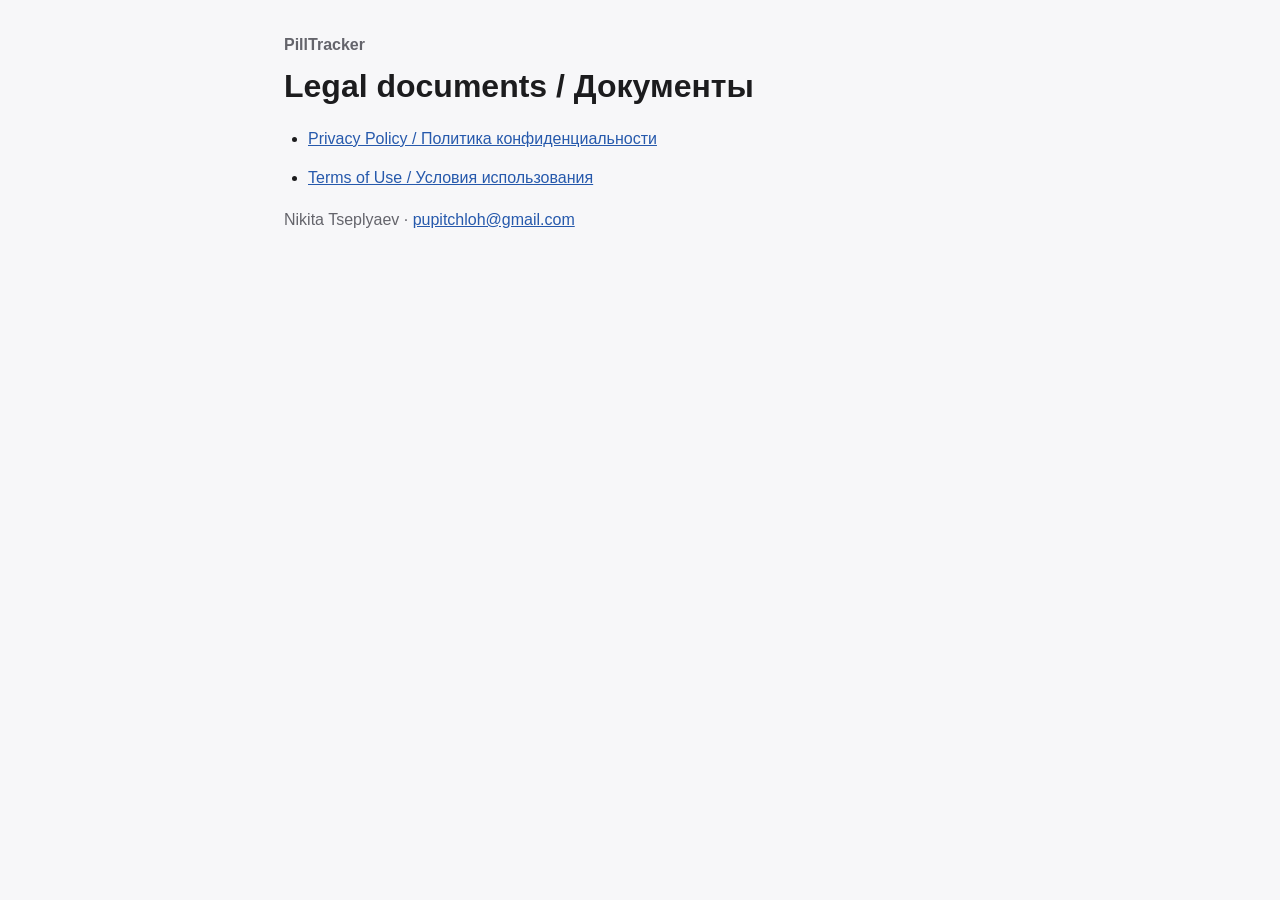
<file: index.html>
<!doctype html>
<html lang="en">
<head>
  <meta charset="utf-8">
  <meta name="viewport" content="width=device-width, initial-scale=1">
  <title>PillTracker · Legal</title>
  <link rel="stylesheet" href="style.css">
</head>
<body>
  <main>
    <header>
      <p class="eyebrow">PillTracker</p>
      <h1>Legal documents / Документы</h1>
    </header>
    <ul class="document-list">
      <li><a href="privacy.html">Privacy Policy / Политика конфиденциальности</a></li>
      <li><a href="terms.html">Terms of Use / Условия использования</a></li>
    </ul>
    <p class="muted">Nikita Tseplyaev · <a href="mailto:pupitchloh@gmail.com">pupitchloh@gmail.com</a></p>
  </main>
</body>
</html>
</file>
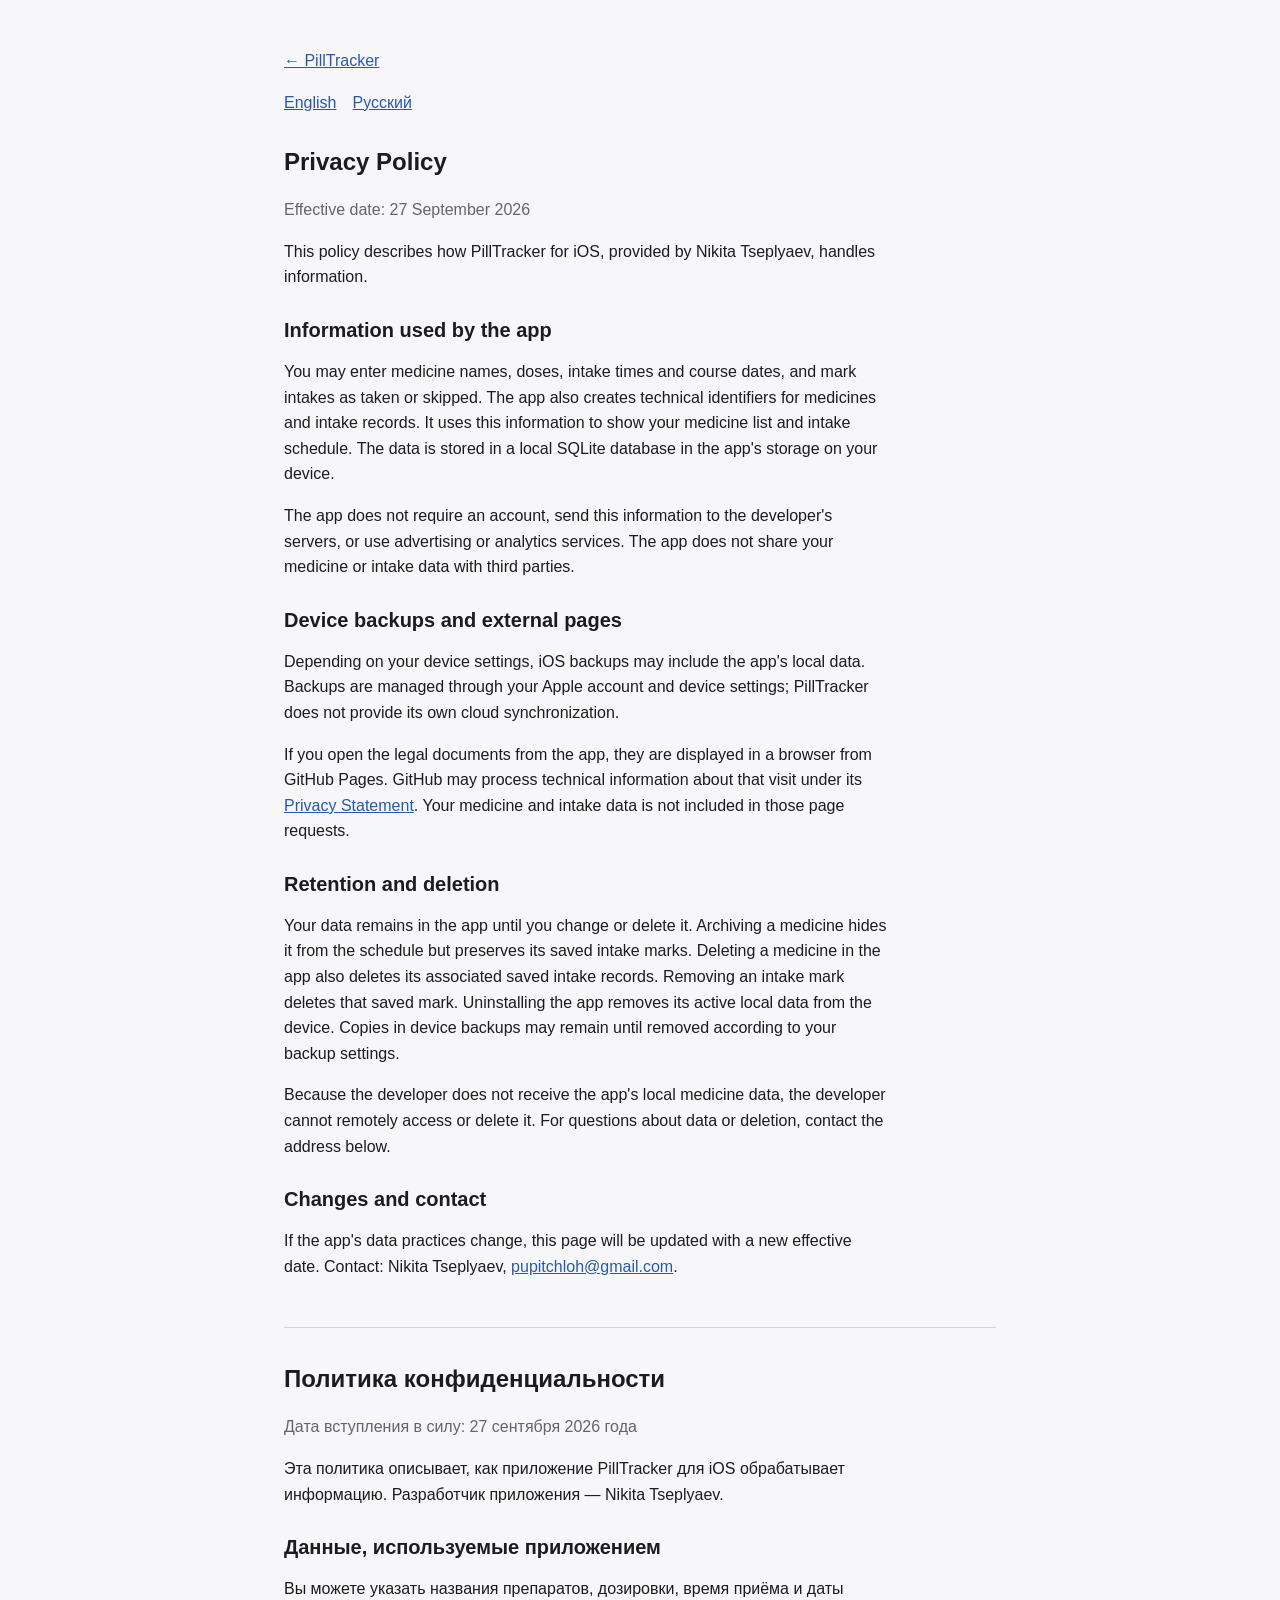
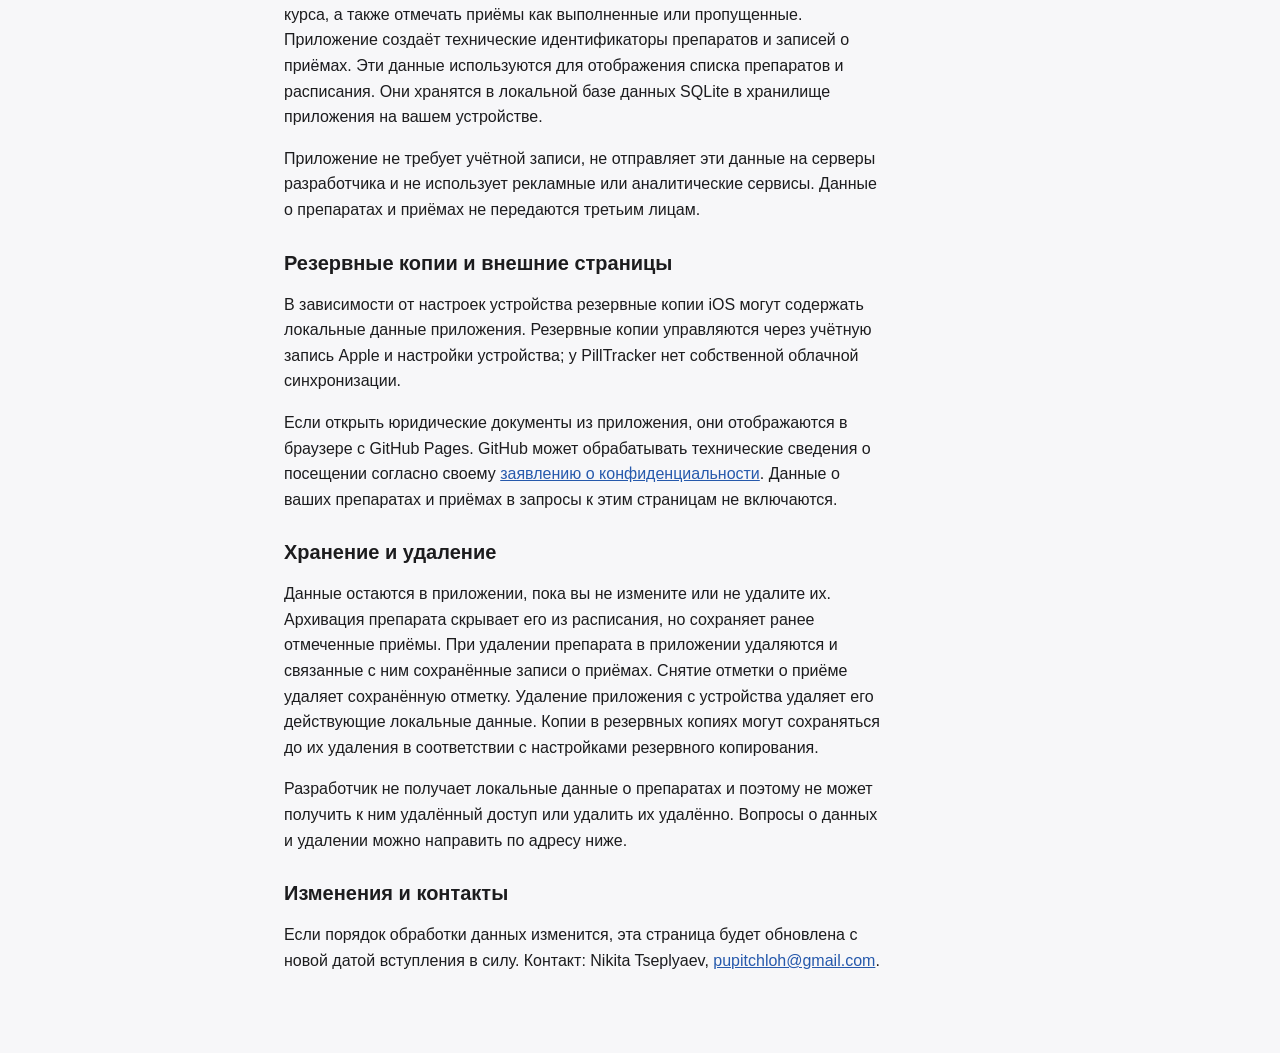
<file: privacy.html>
<!doctype html>
<html lang="en">
<head>
  <meta charset="utf-8">
  <meta name="viewport" content="width=device-width, initial-scale=1">
  <title>PillTracker · Privacy Policy</title>
  <link rel="stylesheet" href="style.css">
</head>
<body>
  <main>
    <p><a href="index.html">← PillTracker</a></p>
    <nav class="language-links" aria-label="Languages">
      <a href="#english">English</a>
      <a href="#russian">Русский</a>
    </nav>

    <article id="english" lang="en">
      <h1>Privacy Policy</h1>
      <p class="muted">Effective date: 27 September 2026</p>
      <p>This policy describes how PillTracker for iOS, provided by Nikita Tseplyaev, handles information.</p>

      <h2>Information used by the app</h2>
      <p>You may enter medicine names, doses, intake times and course dates, and mark intakes as taken or skipped. The app also creates technical identifiers for medicines and intake records. It uses this information to show your medicine list and intake schedule. The data is stored in a local SQLite database in the app's storage on your device.</p>
      <p>The app does not require an account, send this information to the developer's servers, or use advertising or analytics services. The app does not share your medicine or intake data with third parties.</p>

      <h2>Device backups and external pages</h2>
      <p>Depending on your device settings, iOS backups may include the app's local data. Backups are managed through your Apple account and device settings; PillTracker does not provide its own cloud synchronization.</p>
      <p>If you open the legal documents from the app, they are displayed in a browser from GitHub Pages. GitHub may process technical information about that visit under its <a href="https://docs.github.com/en/site-policy/privacy-policies/github-general-privacy-statement">Privacy Statement</a>. Your medicine and intake data is not included in those page requests.</p>

      <h2>Retention and deletion</h2>
      <p>Your data remains in the app until you change or delete it. Archiving a medicine hides it from the schedule but preserves its saved intake marks. Deleting a medicine in the app also deletes its associated saved intake records. Removing an intake mark deletes that saved mark. Uninstalling the app removes its active local data from the device. Copies in device backups may remain until removed according to your backup settings.</p>
      <p>Because the developer does not receive the app's local medicine data, the developer cannot remotely access or delete it. For questions about data or deletion, contact the address below.</p>

      <h2>Changes and contact</h2>
      <p>If the app's data practices change, this page will be updated with a new effective date. Contact: Nikita Tseplyaev, <a href="mailto:pupitchloh@gmail.com">pupitchloh@gmail.com</a>.</p>
    </article>

    <article id="russian" lang="ru">
      <h1>Политика конфиденциальности</h1>
      <p class="muted">Дата вступления в силу: 27 сентября 2026 года</p>
      <p>Эта политика описывает, как приложение PillTracker для iOS обрабатывает информацию. Разработчик приложения — Nikita Tseplyaev.</p>

      <h2>Данные, используемые приложением</h2>
      <p>Вы можете указать названия препаратов, дозировки, время приёма и даты курса, а также отмечать приёмы как выполненные или пропущенные. Приложение создаёт технические идентификаторы препаратов и записей о приёмах. Эти данные используются для отображения списка препаратов и расписания. Они хранятся в локальной базе данных SQLite в хранилище приложения на вашем устройстве.</p>
      <p>Приложение не требует учётной записи, не отправляет эти данные на серверы разработчика и не использует рекламные или аналитические сервисы. Данные о препаратах и приёмах не передаются третьим лицам.</p>

      <h2>Резервные копии и внешние страницы</h2>
      <p>В зависимости от настроек устройства резервные копии iOS могут содержать локальные данные приложения. Резервные копии управляются через учётную запись Apple и настройки устройства; у PillTracker нет собственной облачной синхронизации.</p>
      <p>Если открыть юридические документы из приложения, они отображаются в браузере с GitHub Pages. GitHub может обрабатывать технические сведения о посещении согласно своему <a href="https://docs.github.com/en/site-policy/privacy-policies/github-general-privacy-statement">заявлению о конфиденциальности</a>. Данные о ваших препаратах и приёмах в запросы к этим страницам не включаются.</p>

      <h2>Хранение и удаление</h2>
      <p>Данные остаются в приложении, пока вы не измените или не удалите их. Архивация препарата скрывает его из расписания, но сохраняет ранее отмеченные приёмы. При удалении препарата в приложении удаляются и связанные с ним сохранённые записи о приёмах. Снятие отметки о приёме удаляет сохранённую отметку. Удаление приложения с устройства удаляет его действующие локальные данные. Копии в резервных копиях могут сохраняться до их удаления в соответствии с настройками резервного копирования.</p>
      <p>Разработчик не получает локальные данные о препаратах и поэтому не может получить к ним удалённый доступ или удалить их удалённо. Вопросы о данных и удалении можно направить по адресу ниже.</p>

      <h2>Изменения и контакты</h2>
      <p>Если порядок обработки данных изменится, эта страница будет обновлена с новой датой вступления в силу. Контакт: Nikita Tseplyaev, <a href="mailto:pupitchloh@gmail.com">pupitchloh@gmail.com</a>.</p>
    </article>
  </main>
</body>
</html>
</file>
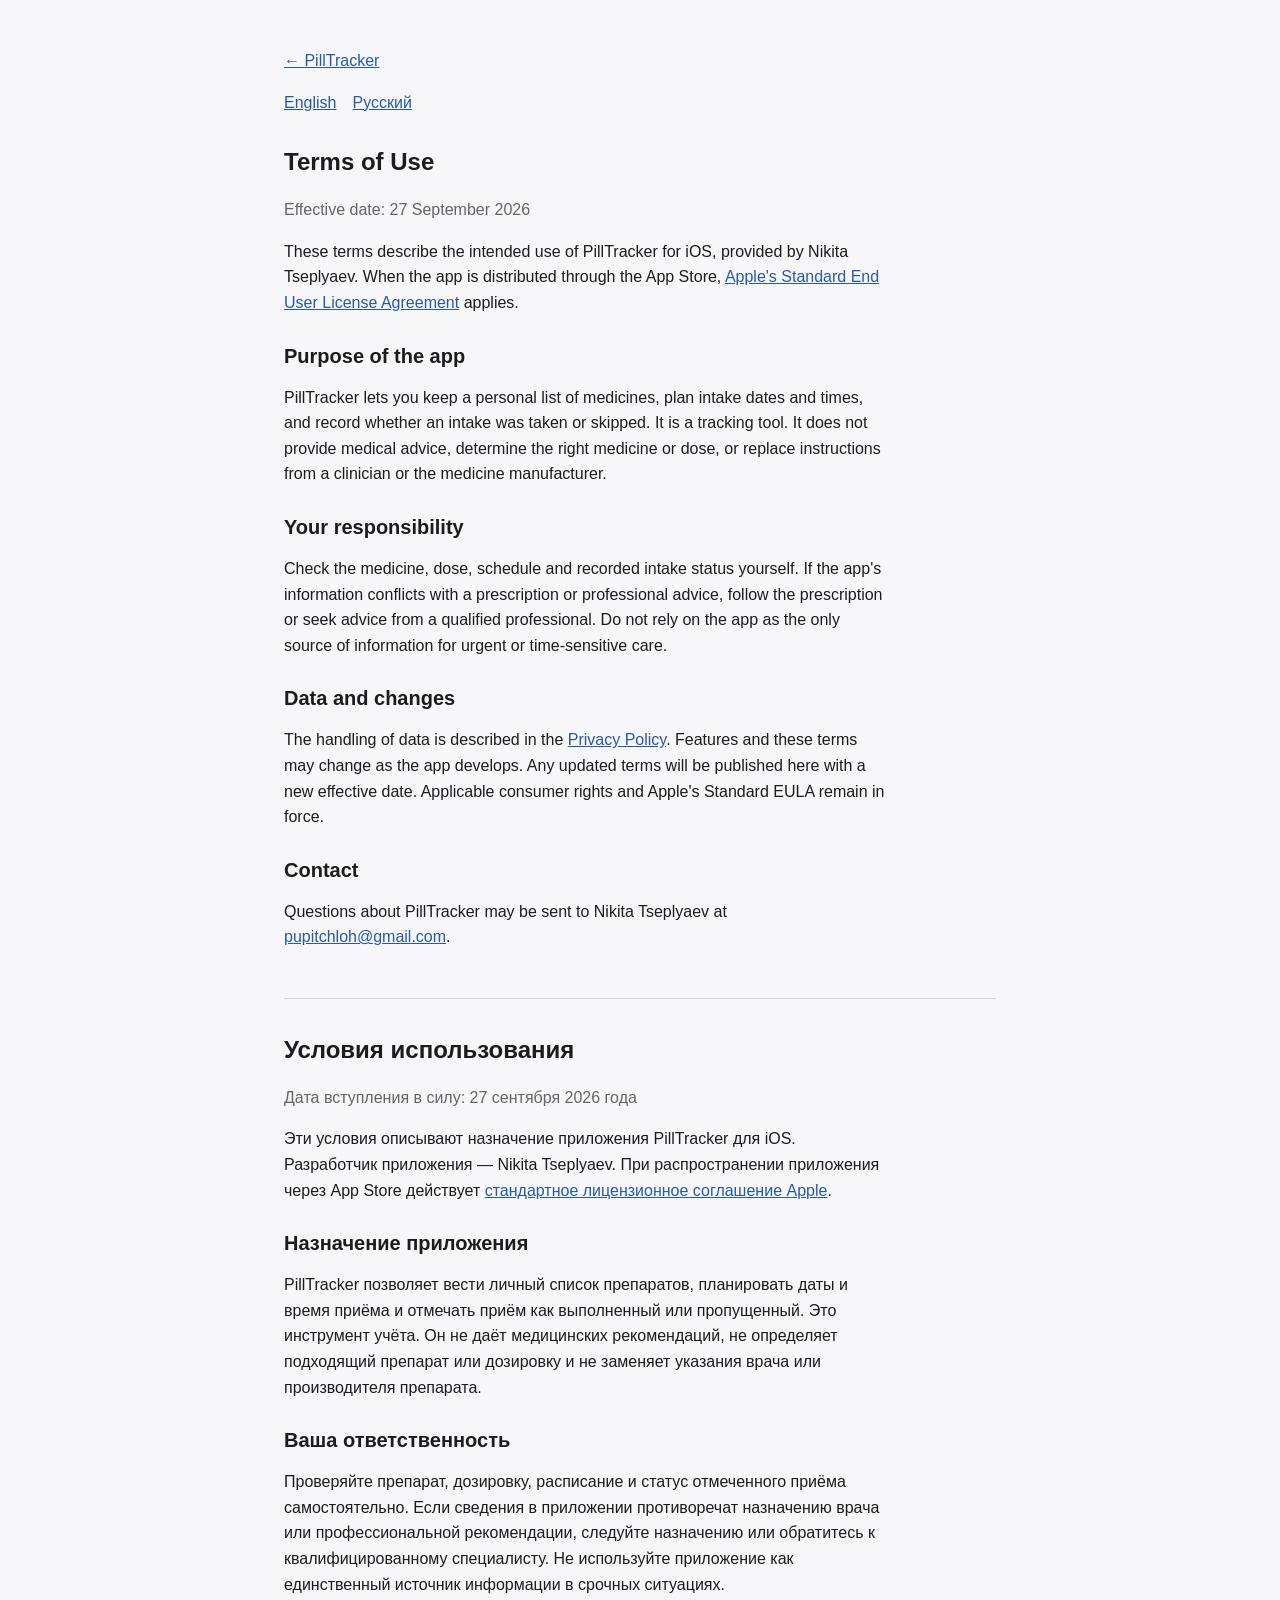
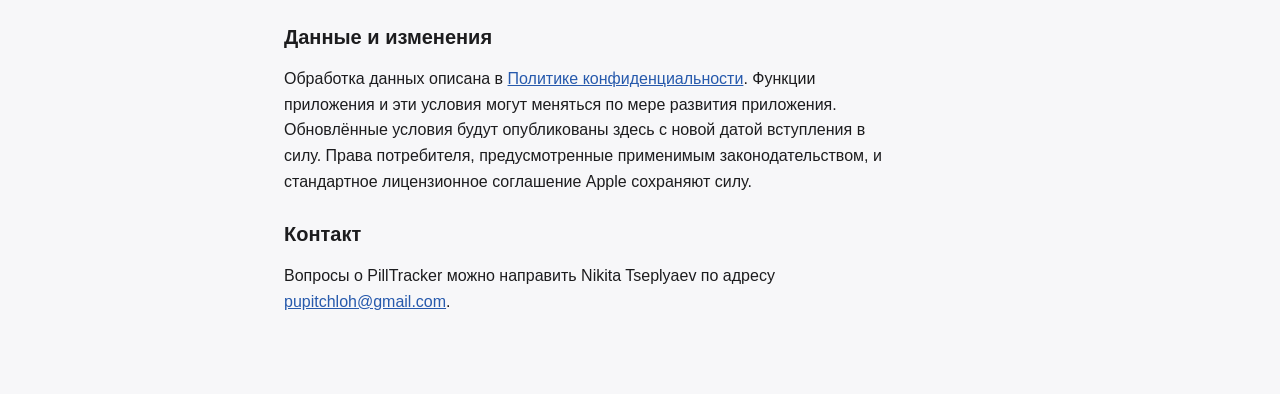
<file: terms.html>
<!doctype html>
<html lang="en">
<head>
  <meta charset="utf-8">
  <meta name="viewport" content="width=device-width, initial-scale=1">
  <title>PillTracker · Terms of Use</title>
  <link rel="stylesheet" href="style.css">
</head>
<body>
  <main>
    <p><a href="index.html">← PillTracker</a></p>
    <nav class="language-links" aria-label="Languages">
      <a href="#english">English</a>
      <a href="#russian">Русский</a>
    </nav>

    <article id="english" lang="en">
      <h1>Terms of Use</h1>
      <p class="muted">Effective date: 27 September 2026</p>
      <p>These terms describe the intended use of PillTracker for iOS, provided by Nikita Tseplyaev. When the app is distributed through the App Store, <a href="https://www.apple.com/legal/internet-services/itunes/dev/stdeula/">Apple's Standard End User License Agreement</a> applies.</p>

      <h2>Purpose of the app</h2>
      <p>PillTracker lets you keep a personal list of medicines, plan intake dates and times, and record whether an intake was taken or skipped. It is a tracking tool. It does not provide medical advice, determine the right medicine or dose, or replace instructions from a clinician or the medicine manufacturer.</p>

      <h2>Your responsibility</h2>
      <p>Check the medicine, dose, schedule and recorded intake status yourself. If the app's information conflicts with a prescription or professional advice, follow the prescription or seek advice from a qualified professional. Do not rely on the app as the only source of information for urgent or time-sensitive care.</p>

      <h2>Data and changes</h2>
      <p>The handling of data is described in the <a href="privacy.html">Privacy Policy</a>. Features and these terms may change as the app develops. Any updated terms will be published here with a new effective date. Applicable consumer rights and Apple's Standard EULA remain in force.</p>

      <h2>Contact</h2>
      <p>Questions about PillTracker may be sent to Nikita Tseplyaev at <a href="mailto:pupitchloh@gmail.com">pupitchloh@gmail.com</a>.</p>
    </article>

    <article id="russian" lang="ru">
      <h1>Условия использования</h1>
      <p class="muted">Дата вступления в силу: 27 сентября 2026 года</p>
      <p>Эти условия описывают назначение приложения PillTracker для iOS. Разработчик приложения — Nikita Tseplyaev. При распространении приложения через App Store действует <a href="https://www.apple.com/legal/internet-services/itunes/dev/stdeula/">стандартное лицензионное соглашение Apple</a>.</p>

      <h2>Назначение приложения</h2>
      <p>PillTracker позволяет вести личный список препаратов, планировать даты и время приёма и отмечать приём как выполненный или пропущенный. Это инструмент учёта. Он не даёт медицинских рекомендаций, не определяет подходящий препарат или дозировку и не заменяет указания врача или производителя препарата.</p>

      <h2>Ваша ответственность</h2>
      <p>Проверяйте препарат, дозировку, расписание и статус отмеченного приёма самостоятельно. Если сведения в приложении противоречат назначению врача или профессиональной рекомендации, следуйте назначению или обратитесь к квалифицированному специалисту. Не используйте приложение как единственный источник информации в срочных ситуациях.</p>

      <h2>Данные и изменения</h2>
      <p>Обработка данных описана в <a href="privacy.html">Политике конфиденциальности</a>. Функции приложения и эти условия могут меняться по мере развития приложения. Обновлённые условия будут опубликованы здесь с новой датой вступления в силу. Права потребителя, предусмотренные применимым законодательством, и стандартное лицензионное соглашение Apple сохраняют силу.</p>

      <h2>Контакт</h2>
      <p>Вопросы о PillTracker можно направить Nikita Tseplyaev по адресу <a href="mailto:pupitchloh@gmail.com">pupitchloh@gmail.com</a>.</p>
    </article>
  </main>
</body>
</html>
</file>
<file: style.css>
:root {
  color-scheme: light dark;
  font: 16px/1.6 -apple-system, BlinkMacSystemFont, "Segoe UI", sans-serif;
}

body {
  margin: 0;
  background: #f7f7f9;
  color: #1c1c1e;
}

main {
  box-sizing: border-box;
  max-width: 760px;
  margin: 0 auto;
  padding: 32px 24px 64px;
}

h1, h2 {
  line-height: 1.25;
}

h1 {
  margin: 8px 0 20px;
}

h2 {
  margin: 28px 0 8px;
  font-size: 1.25rem;
}

p, li {
  max-width: 68ch;
}

a {
  color: #2659ac;
}

a:focus-visible {
  outline: 2px solid currentColor;
  outline-offset: 3px;
}

.eyebrow, .muted {
  color: #64646b;
}

.eyebrow {
  margin: 0;
  font-weight: 600;
}

.document-list {
  padding-left: 24px;
}

.document-list li {
  margin: 14px 0;
}

.language-links {
  display: flex;
  flex-wrap: wrap;
  gap: 16px;
  margin-bottom: 32px;
}

article + article {
  border-top: 1px solid #d4d4d8;
  margin-top: 48px;
  padding-top: 28px;
}

@media (prefers-color-scheme: dark) {
  body {
    background: #1c1c1e;
    color: #f2f2f7;
  }

  a {
    color: #95beff;
  }

  .eyebrow, .muted {
    color: #b4b4bd;
  }

  article + article {
    border-color: #48484a;
  }
}
</file>
